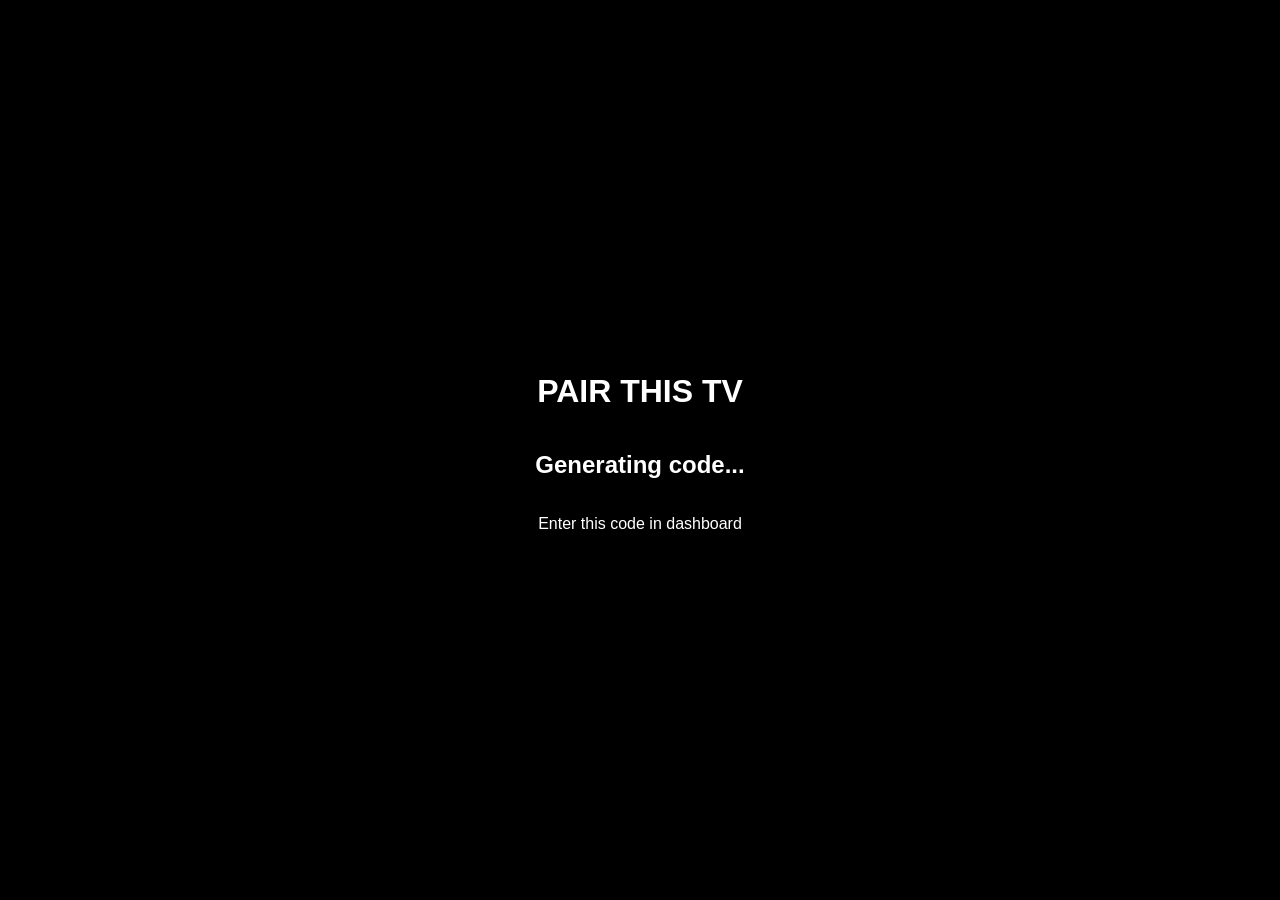
<file: app/src/main/assets/index.html>
<!doctype html><html lang="en"><head><meta charset="utf-8"/><link rel="icon" href="./favicon.ico"/><meta name="viewport" content="width=device-width,initial-scale=1"/><meta name="theme-color" content="#000000"/><meta name="description" content="Web site created using create-react-app"/><link rel="apple-touch-icon" href="./logo192.png"/><link rel="manifest" href="./manifest.json"/><title>React App</title><script defer="defer" src="./static/js/main.b1f69594.js"></script><link href="./static/css/main.812318e4.css" rel="stylesheet"></head><body><noscript>You need to enable JavaScript to run this app.</noscript><div id="root"></div></body></html>
</file>
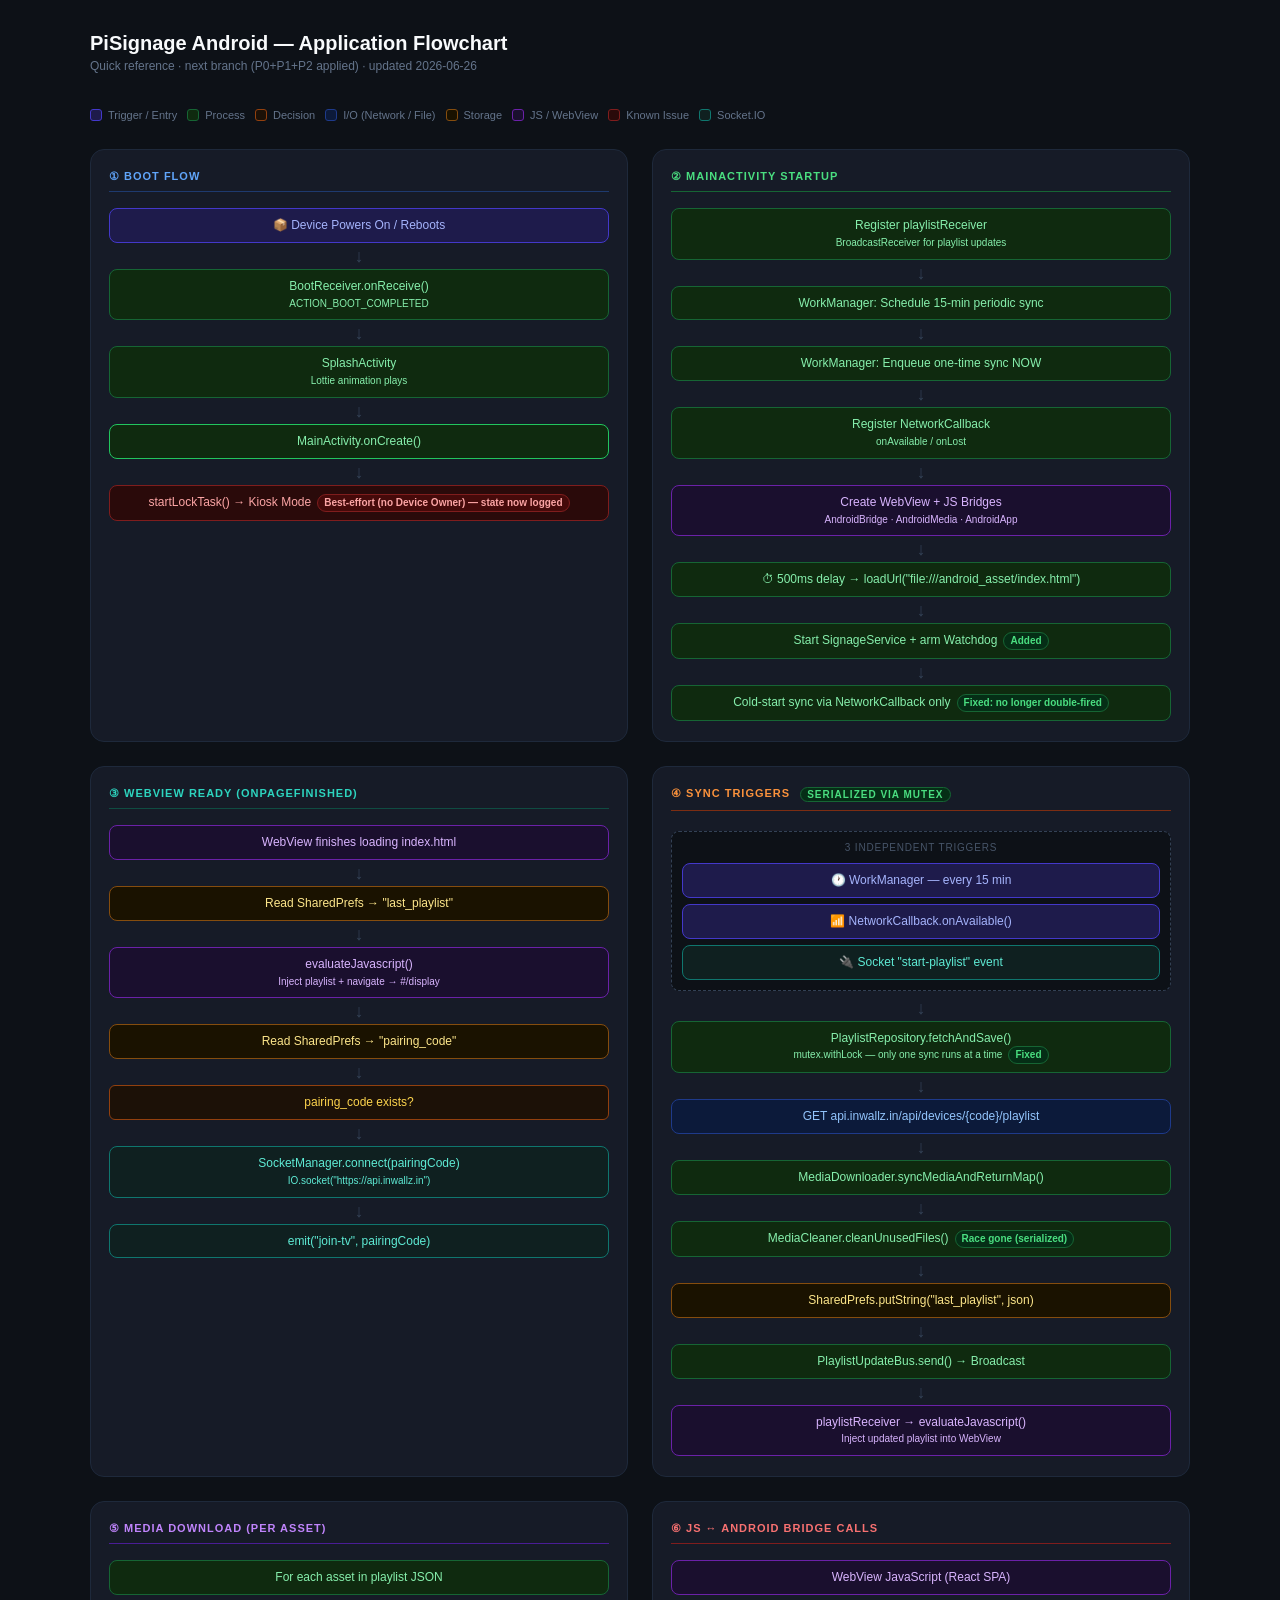
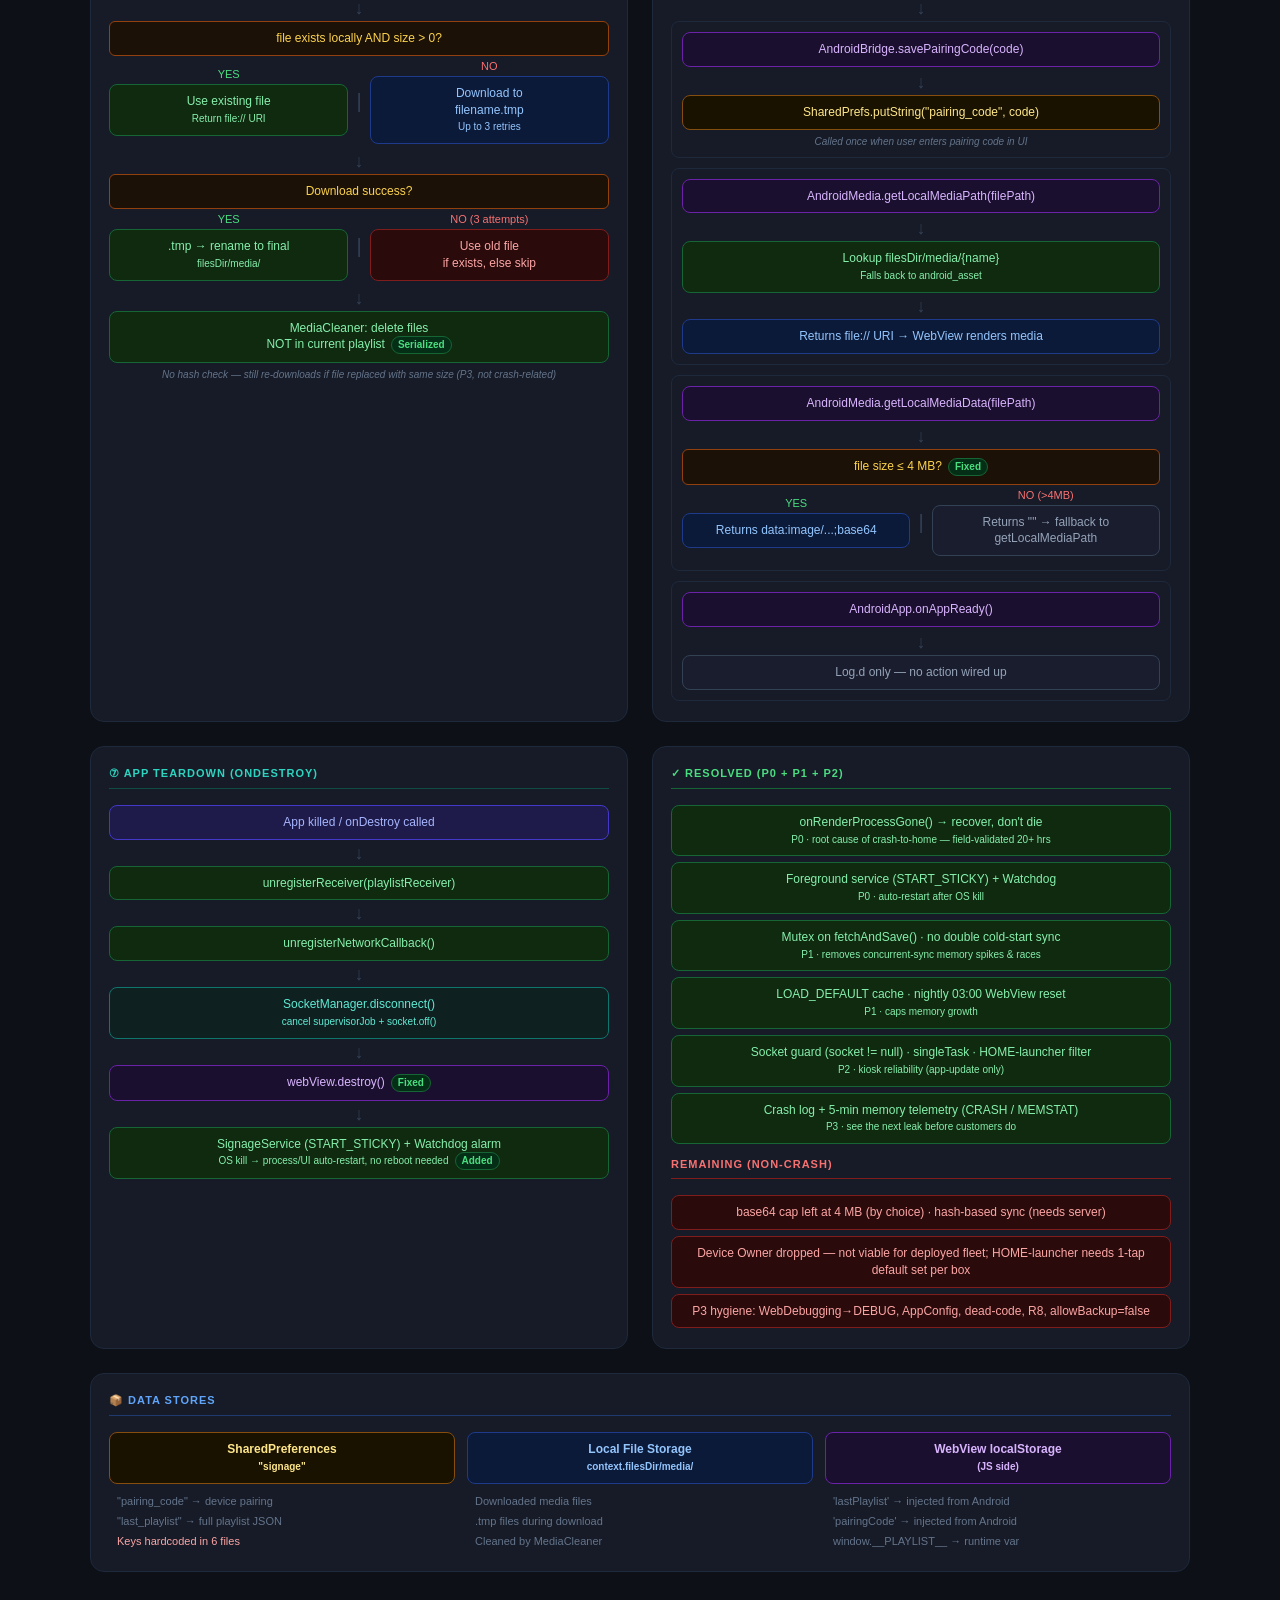
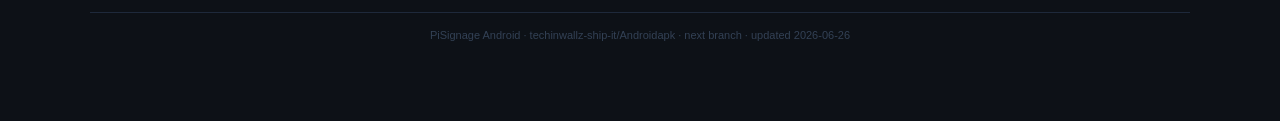
<file: app_flowchart.html>
<!DOCTYPE html>
<html lang="en">
<head>
<meta charset="UTF-8"/>
<meta name="viewport" content="width=device-width, initial-scale=1.0"/>
<title>PiSignage Android — App Flowchart</title>
<style>
  *,*::before,*::after{box-sizing:border-box;margin:0;padding:0}
  body{background:#0d1117;color:#e2e8f0;font-family:-apple-system,BlinkMacSystemFont,"Segoe UI",Roboto,sans-serif;padding:32px 20px 80px;font-size:13px}
  h1{font-size:20px;font-weight:700;color:#f8fafc;margin-bottom:4px}
  .subtitle{color:#64748b;font-size:12px;margin-bottom:36px}

  /* ── Layout ── */
  .page{max-width:1100px;margin:0 auto}
  .flows{display:grid;grid-template-columns:1fr 1fr;gap:24px;margin-bottom:24px}
  .flows.three{grid-template-columns:1fr 1fr 1fr}
  .flows.full{grid-template-columns:1fr}

  /* ── Section card ── */
  .flow-card{background:#161b27;border:1px solid #1e293b;border-radius:14px;padding:20px 18px}
  .flow-title{font-size:11px;font-weight:700;text-transform:uppercase;letter-spacing:1px;margin-bottom:16px;padding-bottom:8px;border-bottom:1px solid #1e293b}
  .flow-title.blue  {color:#60a5fa;border-color:#1e3a6e}
  .flow-title.green {color:#4ade80;border-color:#166534}
  .flow-title.purple{color:#c084fc;border-color:#4a1d96}
  .flow-title.orange{color:#fb923c;border-color:#7c2d12}
  .flow-title.red   {color:#f87171;border-color:#7f1d1d}
  .flow-title.teal  {color:#2dd4bf;border-color:#0f4c42}

  /* ── Nodes ── */
  .node{
    border-radius:8px;padding:8px 12px;font-size:12px;font-weight:500;
    text-align:center;line-height:1.4;position:relative
  }
  .node.trigger  {background:#1e1b4b;border:1px solid #4338ca;color:#a5b4fc}
  .node.process  {background:#0f2a0f;border:1px solid #166534;color:#86efac}
  .node.decision {background:#1c1107;border:1px solid #92400e;color:#fcd34d;border-radius:6px}
  .node.io       {background:#0c1a3a;border:1px solid #1e3a8a;color:#93c5fd}
  .node.warning  {background:#2a0a0a;border:1px solid #7f1d1d;color:#fca5a5}
  .node.storage  {background:#1a1200;border:1px solid #854d0e;color:#fde68a}
  .node.js       {background:#1a0f2e;border:1px solid #6b21a8;color:#d8b4fe}
  .node.system   {background:#1a1d2e;border:1px solid #334155;color:#94a3b8}
  .node.socket   {background:#0f2020;border:1px solid #0f766e;color:#5eead4}

  /* ── Arrow ── */
  .arrow{
    display:flex;align-items:center;justify-content:center;
    color:#334155;font-size:18px;line-height:1;
    margin:4px 0;flex-shrink:0
  }
  .arrow.right{transform:rotate(-90deg);margin:0 4px}
  .arrow-label{font-size:10px;color:#64748b;text-align:center;margin:-2px 0 2px}

  /* ── Vertical chain ── */
  .chain{display:flex;flex-direction:column;gap:0}

  /* ── Horizontal group ── */
  .hgroup{display:flex;gap:8px;align-items:center;justify-content:center;margin:4px 0}
  .hgroup .arrow{margin:0 2px}

  /* ── Parallel trigger block ── */
  .parallel{display:flex;flex-direction:column;gap:6px;padding:10px;background:#0d1117;border:1px dashed #334155;border-radius:8px;margin:4px 0}
  .parallel-label{font-size:10px;color:#475569;text-align:center;margin-bottom:4px;text-transform:uppercase;letter-spacing:0.8px}

  /* ── Warning badge ── */
  .badge{display:inline-block;font-size:10px;font-weight:700;padding:1px 6px;border-radius:10px;margin-left:6px;vertical-align:middle}
  .badge.warn{background:#450a0a;color:#fca5a5;border:1px solid #7f1d1d}
  .badge.new {background:#052e16;color:#4ade80;border:1px solid #166534}

  /* ── Legend ── */
  .legend{display:flex;flex-wrap:wrap;gap:10px;margin-bottom:28px}
  .leg{display:flex;align-items:center;gap:6px;font-size:11px;color:#64748b}
  .leg-dot{width:12px;height:12px;border-radius:3px;flex-shrink:0}

  /* ── Two col ── */
  .two-col{display:grid;grid-template-columns:1fr 1fr;gap:8px}

  .note{font-size:10px;color:#64748b;text-align:center;margin-top:6px;font-style:italic}
</style>
</head>
<body>
<div class="page">

  <h1>PiSignage Android — Application Flowchart</h1>
  <p class="subtitle">Quick reference · next branch (P0+P1+P2 applied) · updated 2026-06-26</p>

  <!-- Legend -->
  <div class="legend">
    <div class="leg"><div class="leg-dot" style="background:#1e1b4b;border:1px solid #4338ca"></div> Trigger / Entry</div>
    <div class="leg"><div class="leg-dot" style="background:#0f2a0f;border:1px solid #166534"></div> Process</div>
    <div class="leg"><div class="leg-dot" style="background:#1c1107;border:1px solid #92400e"></div> Decision</div>
    <div class="leg"><div class="leg-dot" style="background:#0c1a3a;border:1px solid #1e3a8a"></div> I/O (Network / File)</div>
    <div class="leg"><div class="leg-dot" style="background:#1a1200;border:1px solid #854d0e"></div> Storage</div>
    <div class="leg"><div class="leg-dot" style="background:#1a0f2e;border:1px solid #6b21a8"></div> JS / WebView</div>
    <div class="leg"><div class="leg-dot" style="background:#2a0a0a;border:1px solid #7f1d1d"></div> Known Issue</div>
    <div class="leg"><div class="leg-dot" style="background:#0f2020;border:1px solid #0f766e"></div> Socket.IO</div>
  </div>

  <!-- Row 1: Boot + MainActivity Init -->
  <div class="flows">

    <!-- FLOW 1: Boot -->
    <div class="flow-card">
      <div class="flow-title blue">① Boot Flow</div>
      <div class="chain">
        <div class="node trigger">📦 Device Powers On / Reboots</div>
        <div class="arrow">↓</div>
        <div class="node process">BootReceiver.onReceive()<br><small>ACTION_BOOT_COMPLETED</small></div>
        <div class="arrow">↓</div>
        <div class="node process">SplashActivity<br><small>Lottie animation plays</small></div>
        <div class="arrow">↓</div>
        <div class="node process" style="border-color:#22c55e">MainActivity.onCreate()</div>
        <div class="arrow">↓</div>
        <div class="node warning">startLockTask() → Kiosk Mode<span class="badge warn">Best-effort (no Device Owner) — state now logged</span></div>
      </div>
    </div>

    <!-- FLOW 2: MainActivity Init -->
    <div class="flow-card">
      <div class="flow-title green">② MainActivity Startup</div>
      <div class="chain">
        <div class="node process">Register playlistReceiver<br><small>BroadcastReceiver for playlist updates</small></div>
        <div class="arrow">↓</div>
        <div class="node process">WorkManager: Schedule 15-min periodic sync</div>
        <div class="arrow">↓</div>
        <div class="node process">WorkManager: Enqueue one-time sync NOW</div>
        <div class="arrow">↓</div>
        <div class="node process">Register NetworkCallback<br><small>onAvailable / onLost</small></div>
        <div class="arrow">↓</div>
        <div class="node js">Create WebView + JS Bridges<br><small>AndroidBridge · AndroidMedia · AndroidApp</small></div>
        <div class="arrow">↓</div>
        <div class="node process">⏱ 500ms delay → loadUrl("file:///android_asset/index.html")</div>
        <div class="arrow">↓</div>
        <div class="node process">Start SignageService + arm Watchdog<span class="badge new">Added</span></div>
        <div class="arrow">↓</div>
        <div class="node process">Cold-start sync via NetworkCallback only<span class="badge new">Fixed: no longer double-fired</span></div>
      </div>
    </div>

  </div>

  <!-- Row 2: onPageFinished + Three Sync Triggers -->
  <div class="flows">

    <!-- FLOW 3: onPageFinished -->
    <div class="flow-card">
      <div class="flow-title teal">③ WebView Ready (onPageFinished)</div>
      <div class="chain">
        <div class="node js">WebView finishes loading index.html</div>
        <div class="arrow">↓</div>
        <div class="node storage">Read SharedPrefs → "last_playlist"</div>
        <div class="arrow">↓</div>
        <div class="node js">evaluateJavascript()<br><small>Inject playlist + navigate → #/display</small></div>
        <div class="arrow">↓</div>
        <div class="node storage">Read SharedPrefs → "pairing_code"</div>
        <div class="arrow">↓</div>
        <div class="node decision">pairing_code exists?</div>
        <div class="arrow">↓</div>
        <div class="node socket">SocketManager.connect(pairingCode)<br><small>IO.socket("https://api.inwallz.in")</small></div>
        <div class="arrow">↓</div>
        <div class="node socket">emit("join-tv", pairingCode)</div>
      </div>
    </div>

    <!-- FLOW 4: Three Sync Triggers -->
    <div class="flow-card">
      <div class="flow-title orange">④ Sync Triggers <span class="badge new">Serialized via Mutex</span></div>
      <div class="chain">
        <div class="parallel">
          <div class="parallel-label">3 independent triggers</div>
          <div class="node trigger">🕐 WorkManager — every 15 min</div>
          <div class="node trigger">📶 NetworkCallback.onAvailable()</div>
          <div class="node socket">🔌 Socket "start-playlist" event</div>
        </div>
        <div class="arrow">↓</div>
        <div class="node process">PlaylistRepository.fetchAndSave()<br><small>mutex.withLock — only one sync runs at a time</small><span class="badge new">Fixed</span></div>
        <div class="arrow">↓</div>
        <div class="node io">GET api.inwallz.in/api/devices/{code}/playlist</div>
        <div class="arrow">↓</div>
        <div class="node process">MediaDownloader.syncMediaAndReturnMap()</div>
        <div class="arrow">↓</div>
        <div class="node process">MediaCleaner.cleanUnusedFiles()<span class="badge new">Race gone (serialized)</span></div>
        <div class="arrow">↓</div>
        <div class="node storage">SharedPrefs.putString("last_playlist", json)</div>
        <div class="arrow">↓</div>
        <div class="node process">PlaylistUpdateBus.send() → Broadcast</div>
        <div class="arrow">↓</div>
        <div class="node js">playlistReceiver → evaluateJavascript()<br><small>Inject updated playlist into WebView</small></div>
      </div>
    </div>

  </div>

  <!-- Row 3: Media Download + JS Bridge -->
  <div class="flows">

    <!-- FLOW 5: Media Download Detail -->
    <div class="flow-card">
      <div class="flow-title purple">⑤ Media Download (per asset)</div>
      <div class="chain">
        <div class="node process">For each asset in playlist JSON</div>
        <div class="arrow">↓</div>
        <div class="node decision">file exists locally AND size &gt; 0?</div>
        <div class="hgroup">
          <div style="text-align:center;flex:1">
            <div style="color:#4ade80;font-size:11px;margin-bottom:4px">YES</div>
            <div class="node process">Use existing file<br><small>Return file:// URI</small></div>
          </div>
          <div style="color:#334155;font-size:20px">|</div>
          <div style="text-align:center;flex:1">
            <div style="color:#f87171;font-size:11px;margin-bottom:4px">NO</div>
            <div class="node io">Download to<br>filename.tmp<br><small>Up to 3 retries</small></div>
          </div>
        </div>
        <div class="arrow">↓</div>
        <div class="node decision">Download success?</div>
        <div class="hgroup">
          <div style="text-align:center;flex:1">
            <div style="color:#4ade80;font-size:11px;margin-bottom:4px">YES</div>
            <div class="node process">.tmp → rename to final<br><small>filesDir/media/</small></div>
          </div>
          <div style="color:#334155;font-size:20px">|</div>
          <div style="text-align:center;flex:1">
            <div style="color:#f87171;font-size:11px;margin-bottom:4px">NO (3 attempts)</div>
            <div class="node warning">Use old file<br>if exists, else skip</div>
          </div>
        </div>
        <div class="arrow">↓</div>
        <div class="node process">MediaCleaner: delete files<br>NOT in current playlist<span class="badge new">Serialized</span></div>
        <div class="note">No hash check — still re-downloads if file replaced with same size (P3, not crash-related)</div>
      </div>
    </div>

    <!-- FLOW 6: JS Bridge -->
    <div class="flow-card">
      <div class="flow-title red">⑥ JS ↔ Android Bridge Calls</div>
      <div class="chain">
        <div class="node js">WebView JavaScript (React SPA)</div>
        <div class="arrow">↓</div>

        <div style="display:flex;flex-direction:column;gap:10px">

          <div style="border:1px solid #1e293b;border-radius:8px;padding:10px">
            <div class="node js" style="margin-bottom:6px">AndroidBridge.savePairingCode(code)</div>
            <div class="arrow">↓</div>
            <div class="node storage">SharedPrefs.putString("pairing_code", code)</div>
            <div class="note">Called once when user enters pairing code in UI</div>
          </div>

          <div style="border:1px solid #1e293b;border-radius:8px;padding:10px">
            <div class="node js" style="margin-bottom:6px">AndroidMedia.getLocalMediaPath(filePath)</div>
            <div class="arrow">↓</div>
            <div class="node process">Lookup filesDir/media/{name}<br><small>Falls back to android_asset</small></div>
            <div class="arrow">↓</div>
            <div class="node io">Returns file:// URI → WebView renders media</div>
          </div>

          <div style="border:1px solid #1e293b;border-radius:8px;padding:10px">
            <div class="node js" style="margin-bottom:6px">AndroidMedia.getLocalMediaData(filePath)</div>
            <div class="arrow">↓</div>
            <div class="node decision">file size ≤ 4 MB?<span class="badge new">Fixed</span></div>
            <div class="hgroup">
              <div style="text-align:center;flex:1">
                <div style="color:#4ade80;font-size:11px;margin-bottom:4px">YES</div>
                <div class="node io">Returns data:image/...;base64</div>
              </div>
              <div style="color:#334155;font-size:20px">|</div>
              <div style="text-align:center;flex:1">
                <div style="color:#f87171;font-size:11px;margin-bottom:4px">NO (&gt;4MB)</div>
                <div class="node system">Returns "" → fallback to getLocalMediaPath</div>
              </div>
            </div>
          </div>

          <div style="border:1px solid #1e293b;border-radius:8px;padding:10px">
            <div class="node js" style="margin-bottom:6px">AndroidApp.onAppReady()</div>
            <div class="arrow">↓</div>
            <div class="node system">Log.d only — no action wired up</div>
          </div>

        </div>
      </div>
    </div>

  </div>

  <!-- Row 4: onDestroy + Known Issues Summary -->
  <div class="flows">

    <!-- FLOW 7: Cleanup -->
    <div class="flow-card">
      <div class="flow-title teal">⑦ App Teardown (onDestroy)</div>
      <div class="chain">
        <div class="node trigger">App killed / onDestroy called</div>
        <div class="arrow">↓</div>
        <div class="node process">unregisterReceiver(playlistReceiver)</div>
        <div class="arrow">↓</div>
        <div class="node process">unregisterNetworkCallback()</div>
        <div class="arrow">↓</div>
        <div class="node socket">SocketManager.disconnect()<br><small>cancel supervisorJob + socket.off()</small></div>
        <div class="arrow">↓</div>
        <div class="node js">webView.destroy()<span class="badge new">Fixed</span></div>
        <div class="arrow">↓</div>
        <div class="node process">SignageService (START_STICKY) + Watchdog alarm<br><small>OS kill → process/UI auto-restart, no reboot needed</small><span class="badge new">Added</span></div>
      </div>
    </div>

    <!-- Status Summary -->
    <div class="flow-card">
      <div class="flow-title green">✓ Resolved (P0 + P1 + P2)</div>
      <div style="display:flex;flex-direction:column;gap:6px;margin-top:4px">
        <div class="node process">onRenderProcessGone() → recover, don't die<br><small>P0 · root cause of crash-to-home — field-validated 20+ hrs</small></div>
        <div class="node process">Foreground service (START_STICKY) + Watchdog<br><small>P0 · auto-restart after OS kill</small></div>
        <div class="node process">Mutex on fetchAndSave() · no double cold-start sync<br><small>P1 · removes concurrent-sync memory spikes & races</small></div>
        <div class="node process">LOAD_DEFAULT cache · nightly 03:00 WebView reset<br><small>P1 · caps memory growth</small></div>
        <div class="node process">Socket guard (socket != null) · singleTask · HOME-launcher filter<br><small>P2 · kiosk reliability (app-update only)</small></div>
        <div class="node process">Crash log + 5-min memory telemetry (CRASH / MEMSTAT)<br><small>P3 · see the next leak before customers do</small></div>
      </div>
      <div class="flow-title red" style="margin-top:14px">Remaining (non-crash)</div>
      <div style="display:flex;flex-direction:column;gap:6px;margin-top:4px">
        <div class="node warning">base64 cap left at 4 MB (by choice) · hash-based sync (needs server)</div>
        <div class="node warning">Device Owner dropped — not viable for deployed fleet; HOME-launcher needs 1-tap default set per box</div>
        <div class="node warning">P3 hygiene: WebDebugging→DEBUG, AppConfig, dead-code, R8, allowBackup=false</div>
      </div>
    </div>

  </div>

  <!-- Data stores summary -->
  <div class="flows full">
    <div class="flow-card">
      <div class="flow-title blue">📦 Data Stores</div>
      <div style="display:grid;grid-template-columns:1fr 1fr 1fr;gap:12px">
        <div class="chain">
          <div class="node storage" style="font-weight:700">SharedPreferences<br><small>"signage"</small></div>
          <div style="margin-top:8px;font-size:11px;color:#64748b;line-height:1.8;padding-left:8px">
            "pairing_code" → device pairing<br>
            "last_playlist" → full playlist JSON<br>
            <span style="color:#fca5a5">Keys hardcoded in 6 files</span>
          </div>
        </div>
        <div class="chain">
          <div class="node io" style="font-weight:700">Local File Storage<br><small>context.filesDir/media/</small></div>
          <div style="margin-top:8px;font-size:11px;color:#64748b;line-height:1.8;padding-left:8px">
            Downloaded media files<br>
            .tmp files during download<br>
            Cleaned by MediaCleaner
          </div>
        </div>
        <div class="chain">
          <div class="node js" style="font-weight:700">WebView localStorage<br><small>(JS side)</small></div>
          <div style="margin-top:8px;font-size:11px;color:#64748b;line-height:1.8;padding-left:8px">
            'lastPlaylist' → injected from Android<br>
            'pairingCode' → injected from Android<br>
            window.__PLAYLIST__ → runtime var
          </div>
        </div>
      </div>
    </div>
  </div>

  <div style="text-align:center;color:#334155;font-size:11px;margin-top:40px;padding-top:16px;border-top:1px solid #1e293b">
    PiSignage Android · techinwallz-ship-it/Androidapk · next branch · updated 2026-06-26
  </div>

</div>
</body>
</html>
</file>
<file: app/src/main/assets/static/css/main.812318e4.css>
body{-webkit-font-smoothing:antialiased;-moz-osx-font-smoothing:grayscale;font-family:-apple-system,BlinkMacSystemFont,Segoe UI,Roboto,Oxygen,Ubuntu,Cantarell,Fira Sans,Droid Sans,Helvetica Neue,sans-serif;margin:0}code{font-family:source-code-pro,Menlo,Monaco,Consolas,Courier New,monospace}:root{--ticker-reserve:0px;--ticker-default-width:60px;--ticker-bottom-reserve:0px;--ticker-default-height:60px}:root:has(.display-ticker.portrait){--ticker-reserve:var(--ticker-default-width)}:root:has(.display-ticker.landscape){--ticker-bottom-reserve:var(--ticker-default-height)}.display-ticker{align-items:center;box-sizing:border-box;color:inherit;display:flex;overflow:hidden;position:absolute;z-index:25}.display-ticker-text{display:inline-block;font-weight:600;letter-spacing:1px;line-height:1;padding-top:2px;text-shadow:0 0 6px currentColor;transform:skewX(-12deg)}.display-ticker-track{align-items:center;animation-iteration-count:infinite;animation-timing-function:linear;display:inline-flex;white-space:nowrap;will-change:transform}.ticker-item{align-items:center;display:flex;justify-content:center}.display-ticker.landscape{align-items:center;bottom:0;height:0;height:var(--ticker-bottom-reserve);left:0;min-height:0;padding:0 12px;width:100%}.display-ticker.landscape .ticker-item{margin-right:300px}.display-ticker.landscape .display-ticker-track{animation-name:ticker-left}.display-ticker.landscape.right .display-ticker-track{animation-name:ticker-right}.display-ticker.portrait{display:block;height:100%;min-width:48px;pointer-events:auto;right:0;top:0;width:0;width:var(--ticker-reserve)}.display-ticker.portrait .display-ticker-track{align-items:center;animation-iteration-count:infinite;animation-name:ticker-portrait;animation-timing-function:linear;display:flex;flex-direction:column;gap:240px;left:50%;position:absolute;transform:translateX(-50%) translateY(-120vh)}.display-ticker.portrait .display-ticker-text{transform:rotate(-90deg) skewX(-12deg);transform-origin:center;white-space:nowrap}.display-ticker.portrait.right .display-ticker-track{animation-name:ticker-portrait-reverse}.display-ticker.slow .display-ticker-track{animation-duration:30s}.display-ticker.medium .display-ticker-track{animation-duration:15s}.display-ticker.fast .display-ticker-track{animation-duration:8s}.display-ticker.portrait.slow .display-ticker-track{animation-duration:20s}.display-ticker.portrait.medium .display-ticker-track{animation-duration:10s}.display-ticker.portrait.fast .display-ticker-track{animation-duration:6s}@keyframes ticker-left{0%{transform:translateX(100vw)}to{transform:translateX(-100%)}}@keyframes ticker-right{0%{transform:translateX(-100%)}to{transform:translateX(100vw)}}@keyframes ticker-portrait{0%{transform:translateX(-50%) translateY(-120vh)}to{transform:translateX(-50%) translateY(120vh)}}@keyframes ticker-portrait-reverse{0%{transform:translateX(-50%) translateY(120vh)}to{transform:translateX(-50%) translateY(-120vh)}}.media-layer{background:#000;overflow:hidden;position:relative;width:100%;z-index:5}.display-image,.display-video{background:#000;display:none;pointer-events:none;position:absolute;-webkit-user-select:none;user-select:none;width:auto;z-index:6}.display-video::-webkit-media-controls{display:none!important}.display-video{-webkit-backface-visibility:hidden;backface-visibility:hidden;outline:none;-webkit-user-select:none;user-select:none}.video-wrap{align-items:stretch;background:#000;display:flex;flex:1 1;height:100%;justify-content:center;width:100%}.video-wrap video{display:block;height:100%;max-height:none;max-width:none;object-fit:fill;width:100%}.media-layer{bottom:0;box-sizing:border-box;left:0;padding-bottom:0;padding-bottom:var(--ticker-bottom-reserve);position:absolute!important;right:0;top:0}.display-image,.display-video{bottom:0;height:100%;left:0;object-fit:fill;right:0;right:var(--ticker-reserve);top:0;width:100%}.display-video,.display-video.ready{display:block}.display-video{opacity:0;transition:opacity .12s linear}.display-video.ready{opacity:1}.tv-screen{align-items:center;background:#000;color:#fff;display:flex;flex-direction:column;height:100vh;justify-content:center;width:100vw}.tv-screen img,.tv-screen video{height:100%;object-fit:contain;width:100%}.splash{align-items:center;background-color:#020617;display:flex;height:100vh;justify-content:center;padding:5vw;width:100vw}.lottie{height:clamp(240px,35vmin,520px);width:clamp(240px,35vmin,520px)}
/*# sourceMappingURL=main.812318e4.css.map*/
</file>
